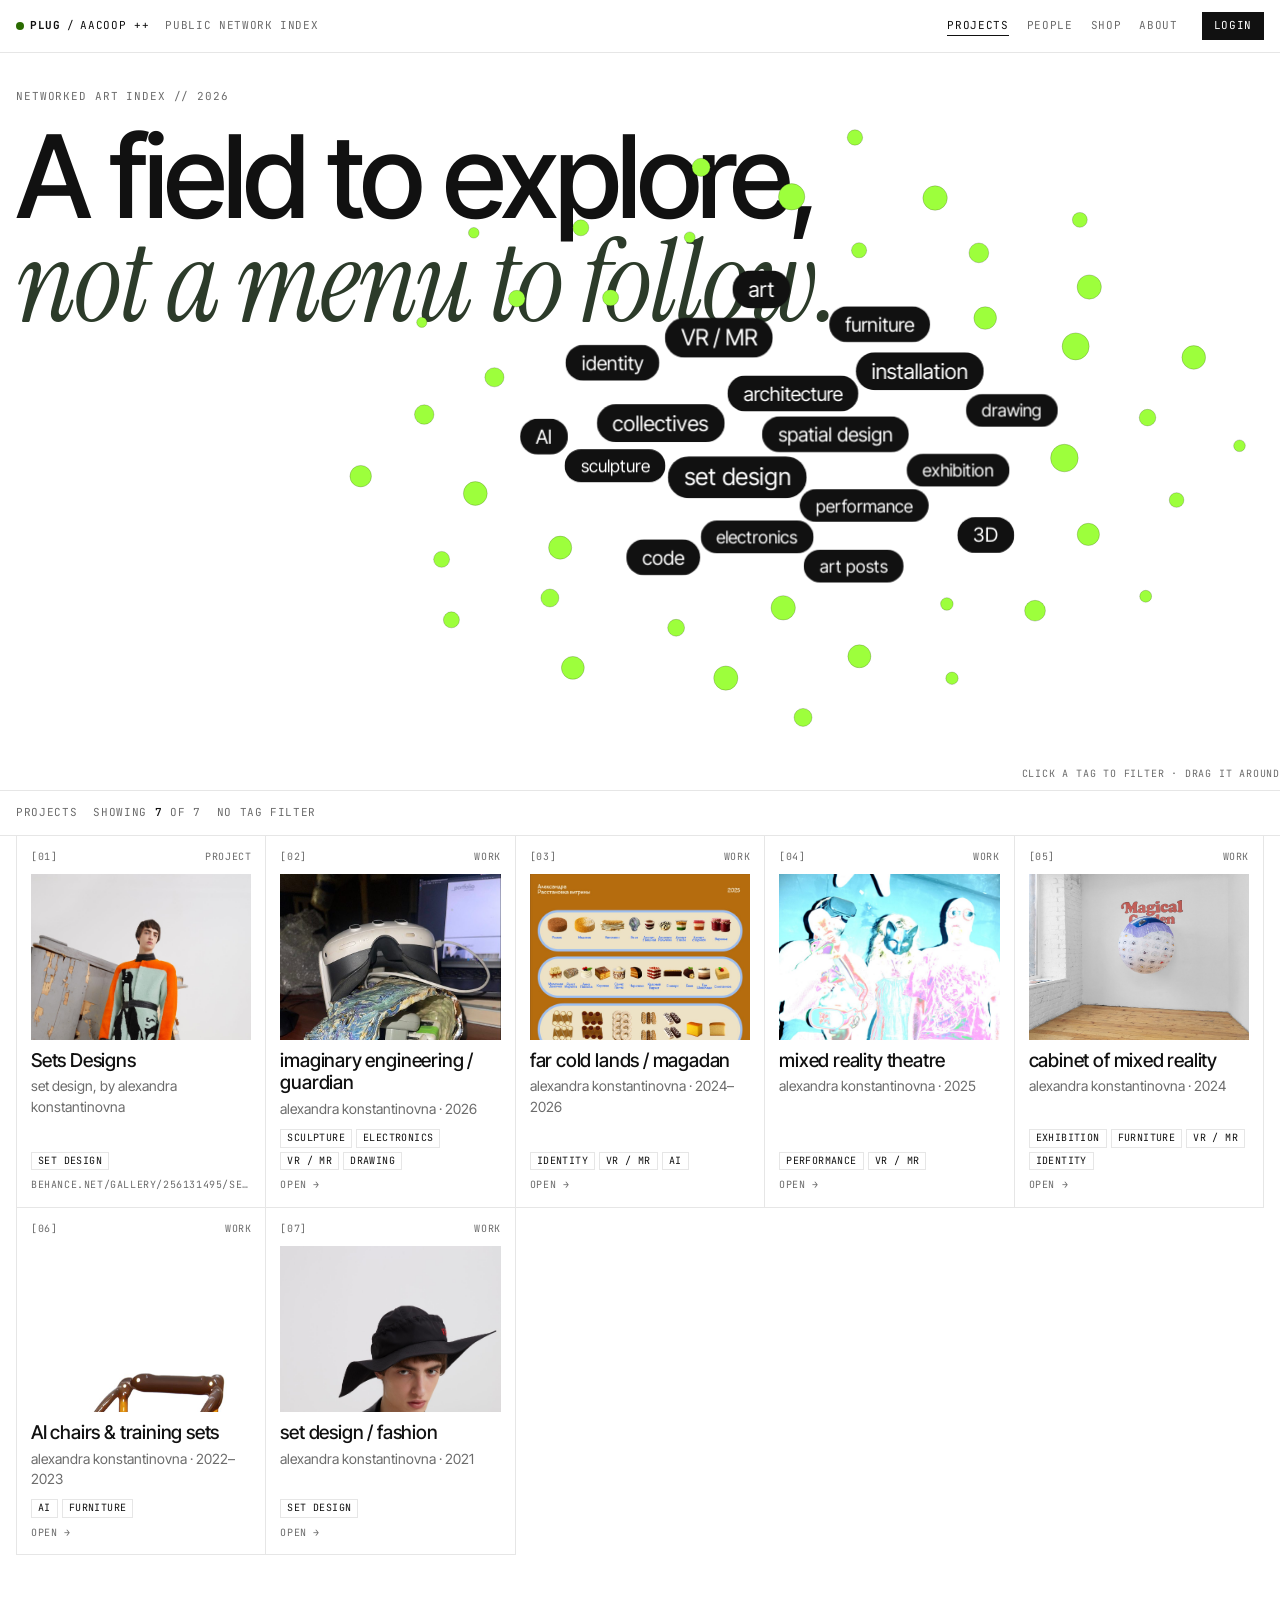
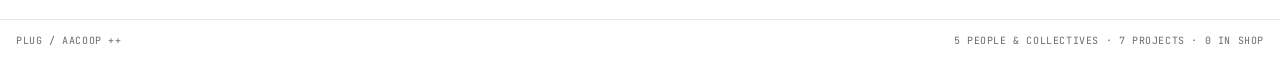
<file: index.html>
<!doctype html>
<html lang="en">
<head>
<meta charset="utf-8">
<meta name="viewport" content="width=device-width, initial-scale=1, viewport-fit=cover">
<title>PLUG</title>
<link rel="preconnect" href="https://fonts.googleapis.com">
<link rel="stylesheet" href="https://fonts.googleapis.com/css2?family=Inter+Tight:wght@400;500;700&family=Instrument+Serif:ital@1&family=JetBrains+Mono:wght@400;500&display=swap">
<link rel="stylesheet" href="app/home.css">
</head>
<body>
<header class="bar">
  <a class="brand" href="#"><i aria-hidden="true"></i><b id="b-title">PLUG</b> / <span id="b-by">aacoop ++</span><span class="sub">public network index</span></a>
  <nav class="tabs" aria-label="sections">
    <a href="#projects" data-v="projects">projects</a><a href="#people" data-v="people">people</a><a href="#shop" data-v="shop">shop</a><a href="#about" data-v="about">about</a>
  </nav>
  <button type="button" class="login" id="login">login</button>
</header>
<section class="hero" aria-label="tags">
  <div class="hero-text"><p class="eyebrow" id="eyebrow"></p><h1 class="hl"><span id="hl1"></span><em id="hl2"></em></h1></div>
  <div class="pit" id="pit"><canvas id="balls" aria-hidden="true"></canvas><div class="pills" id="pills" role="group" aria-label="filter by field"></div>
    <p class="pit-hint">click a tag to filter · drag it around</p></div>
</section>
<div class="filterline" id="filterline"></div>
<main id="main" class="main"><p class="muted">loading…</p></main>
<footer class="foot" id="foot"></footer>
<div class="toast" id="toast" hidden role="status"></div>
<script src="app/config.js"></script>
<script src="app/gh.js"></script>
<script src="app/pit.js"></script>
<script src="app/home.js"></script>
</body>
</html>
</file>
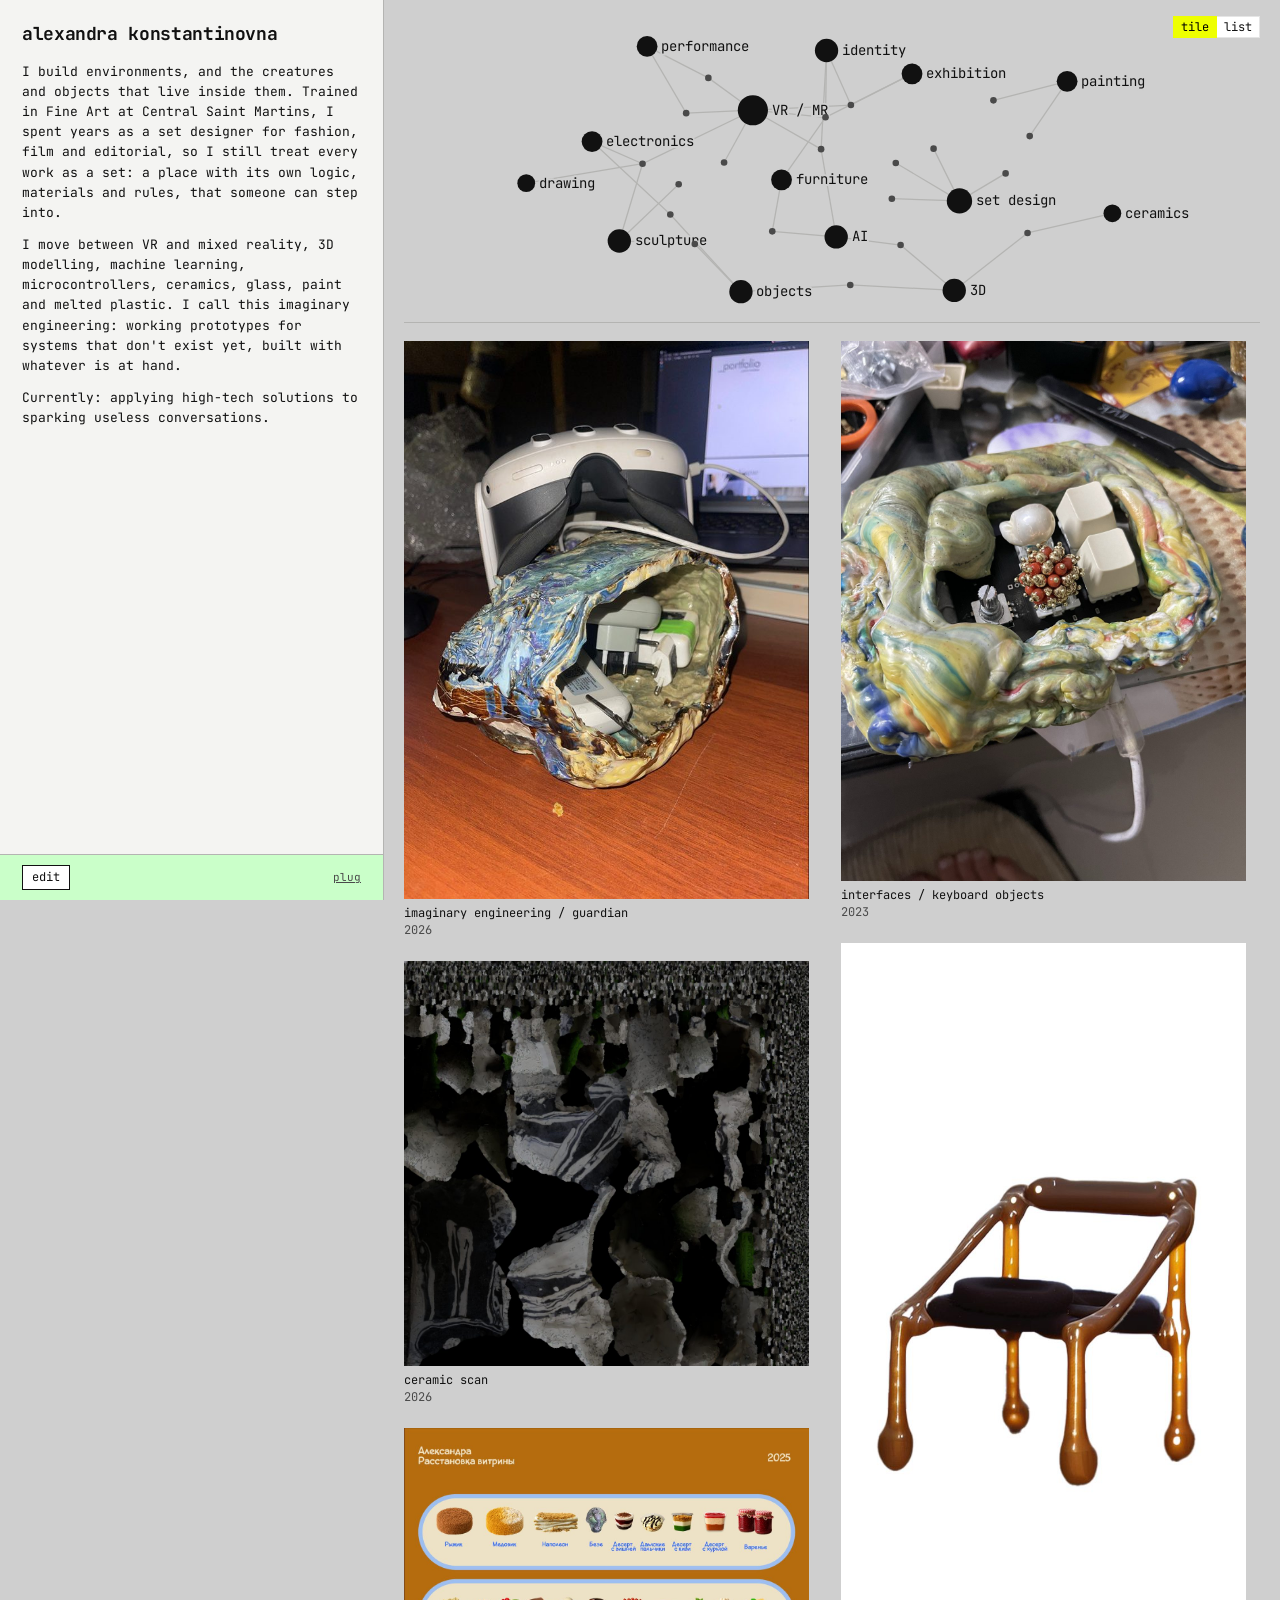
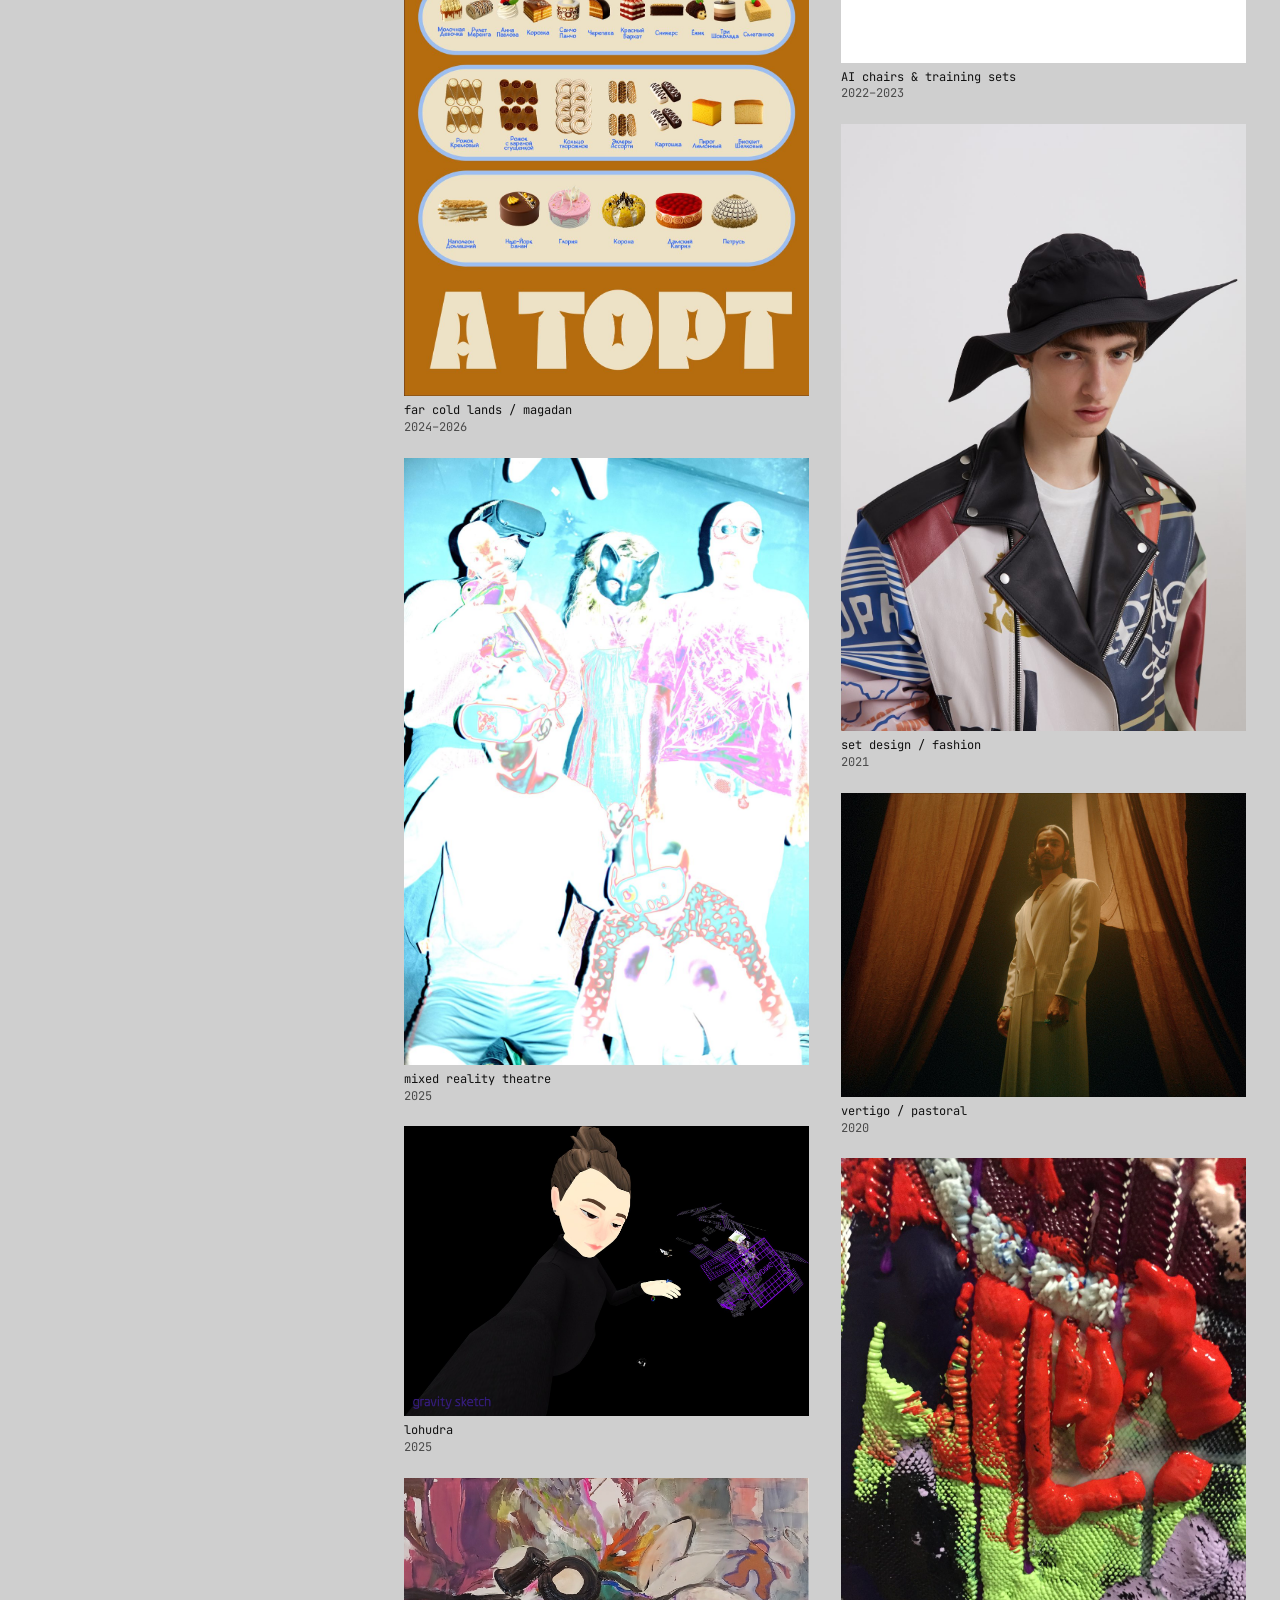
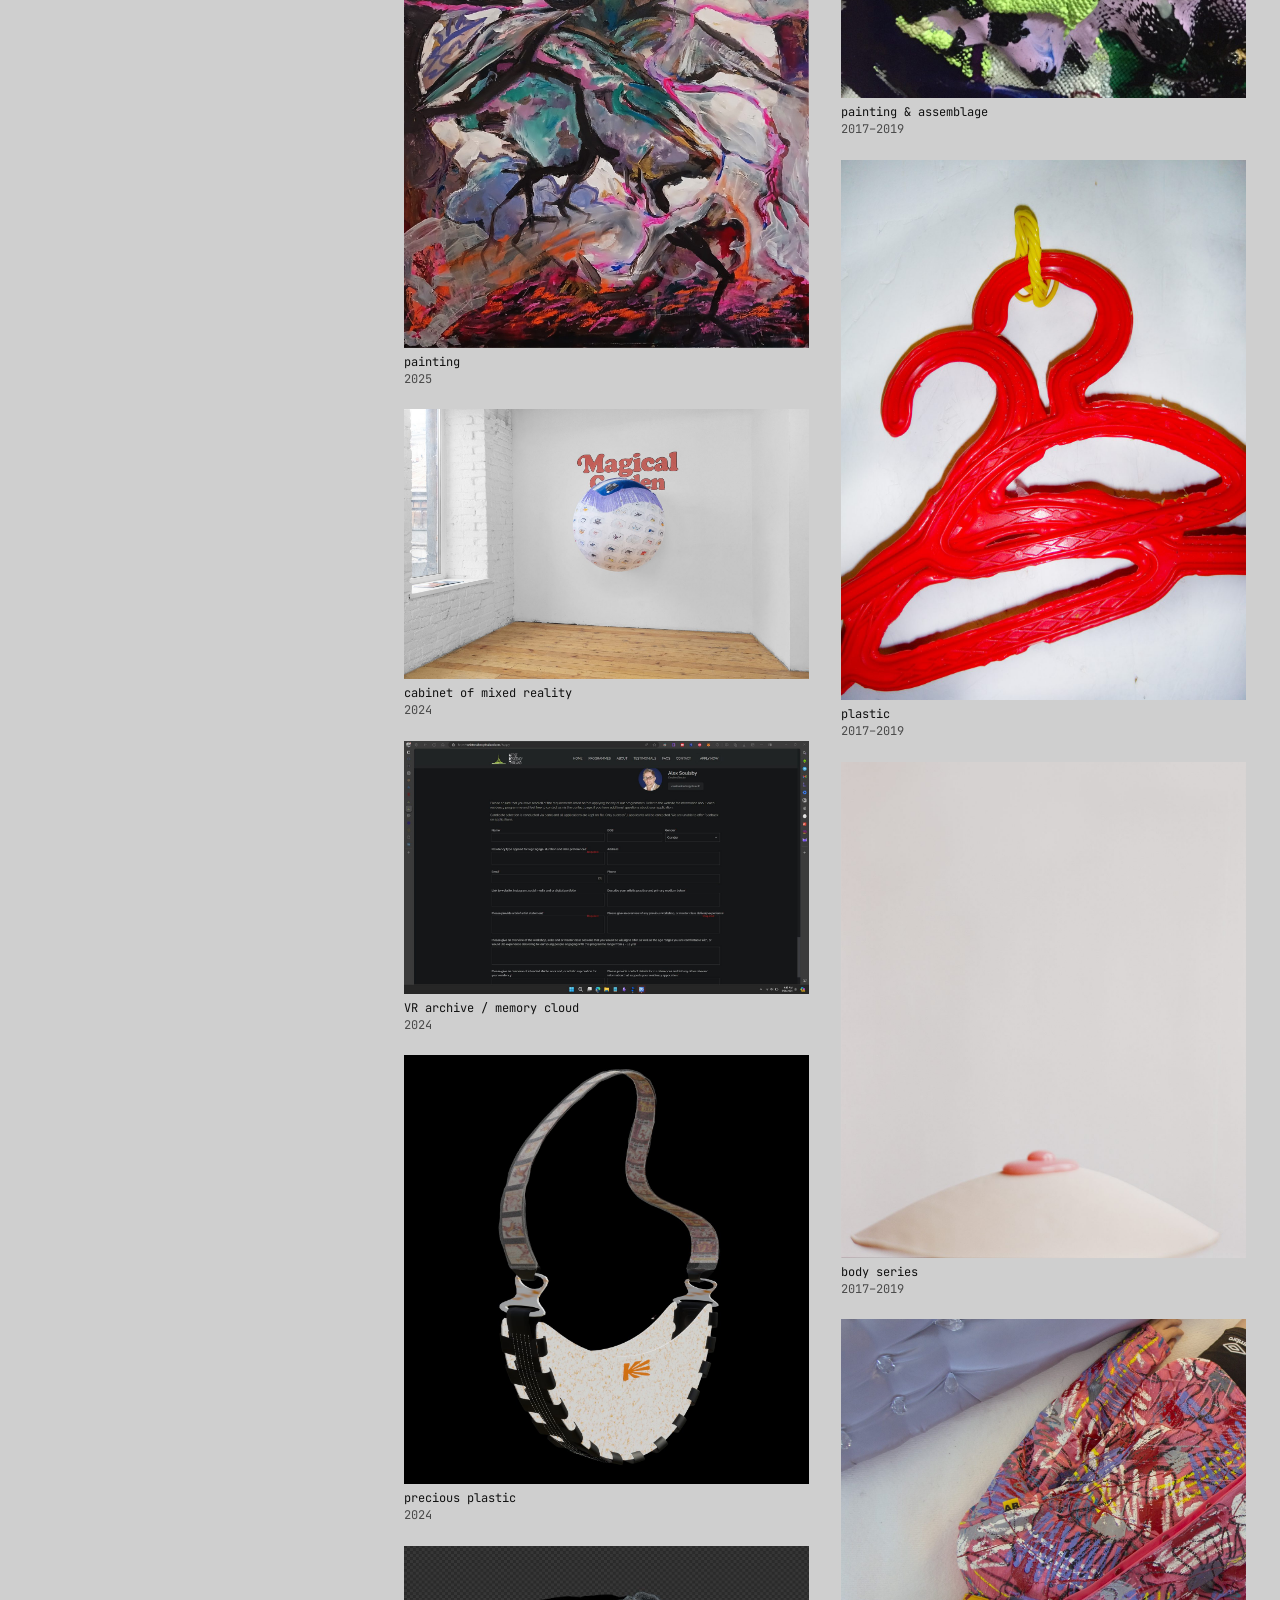
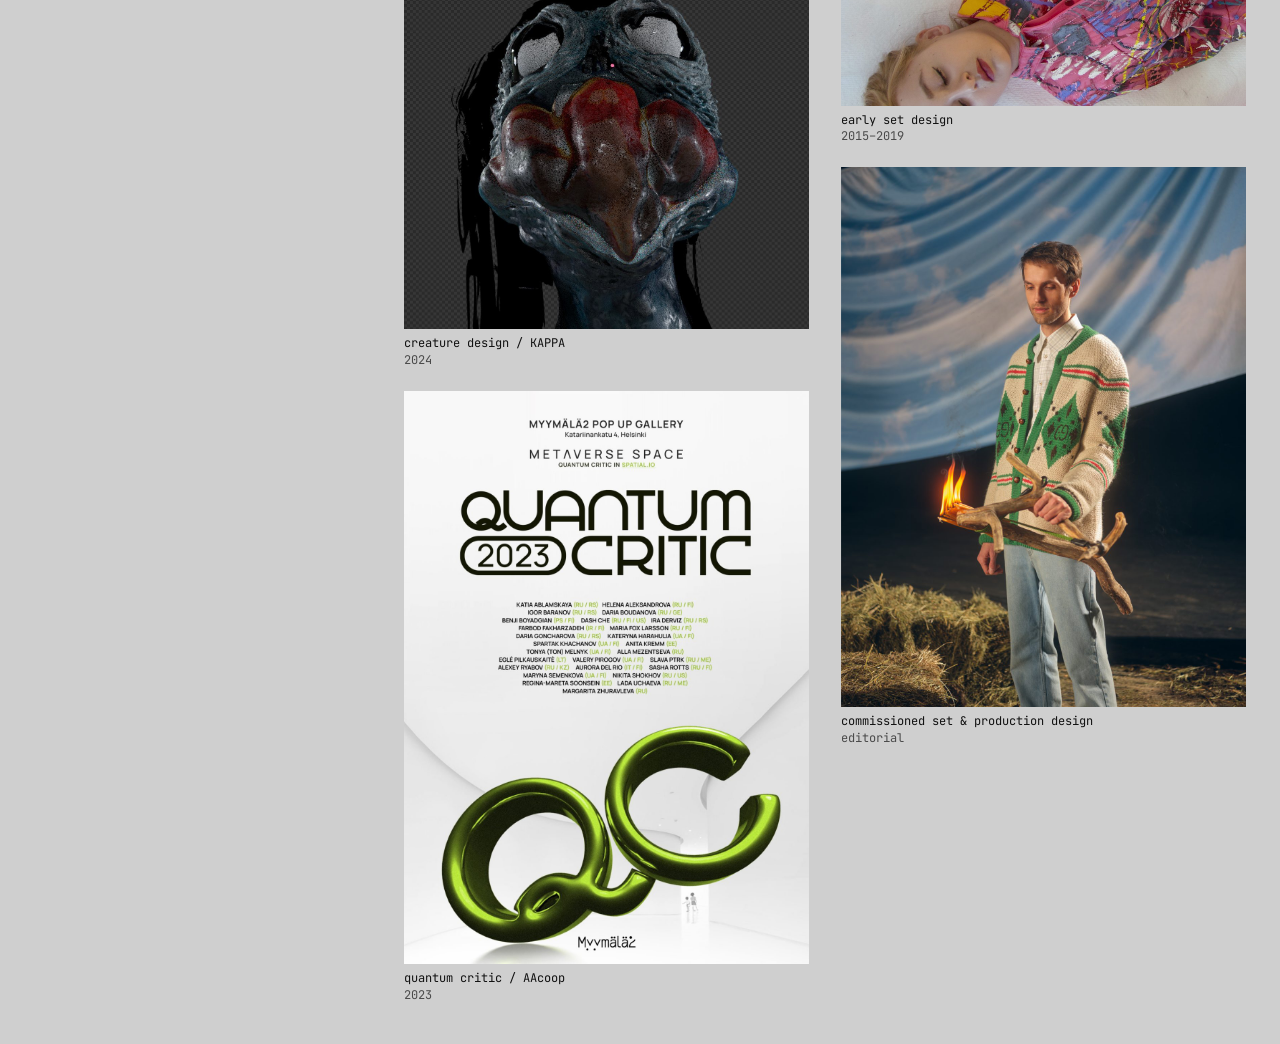
<file: a/alexandra-konstantinovna/index.html>
<!doctype html>
<html lang="en">
<head>
<meta charset="utf-8">
<meta name="viewport" content="width=device-width, initial-scale=1, viewport-fit=cover">
<title>alexandra konstantinovna</title>
<link rel="preconnect" href="https://fonts.googleapis.com">
<link rel="stylesheet" href="https://fonts.googleapis.com/css2?family=JetBrains+Mono:ital,wght@0,400;0,700;1,400&display=swap">
<link rel="stylesheet" href="../../app/style.css">
</head>
<body>
<div class="app">
  <aside class="side" aria-label="about">
    <div class="side-scroll" id="side"><p class="hint">loading works…</p></div>
    <div class="editbar" id="editbar" hidden></div>
  </aside>
  <main class="wall" id="wall"></main>
</div>
<div class="lb" id="lb" hidden role="dialog" aria-modal="true" aria-label="image viewer">
  <div class="lb-bar"><button type="button" id="lb-close">close</button></div>
  <img id="lb-img" alt=""><video id="lb-vid" muted loop playsinline autoplay hidden></video>
</div>
<div class="toast" id="toast" hidden role="status"></div>
<script>window.SITE = { slug: "alexandra-konstantinovna" };</script>
<script src="../../app/config.js"></script>
<script src="../../app/gh.js"></script>
<script src="../../app/site.js"></script>
</body>
</html>
</file>
<file: app/home.css>
/* PLUG: white index. Thin top bar, a hero where tag pills fall into a pit of lime balls, then a strict card grid. */
:root { --bg: #ffffff; --ink: #111111; --muted: #6b6b6b; --line: #e6e6e6; --soft: #f4f4f4; --lime: #9dff3c; --lime-ink: #2a6b00; --danger: #b3261e;
  --sans: "Inter Tight", "Helvetica Neue", Helvetica, Arial, system-ui, sans-serif; --serif: "Instrument Serif", Georgia, serif; --mono: "JetBrains Mono", ui-monospace, Menlo, monospace; }
* { box-sizing: border-box; }
[hidden] { display: none !important; }
html { background: var(--bg); }
body { margin: 0; background: var(--bg); color: var(--ink); font-family: var(--sans); font-size: 15px; line-height: 1.45; }
a { color: inherit; }
button, input, textarea, select { font: inherit; color: inherit; }
:focus-visible { outline: 2px solid var(--ink); outline-offset: 3px; }
.muted { color: var(--muted); }
.wrap, .bar, .hero, .main, .filterline, .foot { padding-left: max(16px, env(safe-area-inset-left, 0px)); padding-right: max(16px, env(safe-area-inset-right, 0px)); }

/* top bar */
.bar { position: sticky; top: env(safe-area-inset-top, 0px); z-index: 10; display: flex; flex-wrap: wrap; align-items: center; gap: 10px 24px; padding-block: 12px; background: rgba(255,255,255,.92); backdrop-filter: blur(6px); border-bottom: 1px solid var(--line);
  font-family: var(--mono); font-size: 11px; text-transform: uppercase; letter-spacing: .06em; }
body::before { content: ""; position: fixed; inset: 0 0 auto; height: env(safe-area-inset-top, 0px); z-index: 11; background: var(--bg); }
.brand { text-decoration: none; display: flex; align-items: center; gap: 6px; }
.brand i { width: 8px; height: 8px; border-radius: 50%; background: var(--lime-ink); }
.brand .sub { color: var(--muted); margin-left: 10px; }
.tabs { display: flex; gap: 18px; margin-left: auto; }
.tabs a { text-decoration: none; color: var(--muted); padding: 2px 0; }
.tabs a[aria-current="page"] { color: var(--ink); border-bottom: 1px solid var(--ink); }
.tabs a:hover { color: var(--ink); }
.login { background: var(--ink); color: #fff; border: 0; padding: 6px 12px; cursor: pointer; font: inherit; text-transform: uppercase; letter-spacing: .06em; }
.login:hover { background: var(--lime); color: var(--ink); }
.login.in { background: var(--lime); color: var(--ink); }

/* hero: text left, ball pit behind and right */
.hero { position: relative; min-height: clamp(520px, 82vh, 780px); padding-block: 0; border-bottom: 1px solid var(--line); overflow: hidden; }
.hero-text { position: relative; z-index: 1; pointer-events: none; padding-block: 36px 0; max-width: 900px; }
.eyebrow { margin: 0 0 18px; font-family: var(--mono); font-size: 11px; text-transform: uppercase; letter-spacing: .08em; color: var(--muted); }
.hl { margin: 0; font-weight: 500; font-size: clamp(44px, 9vw, 140px); line-height: .92; letter-spacing: -0.035em; text-wrap: balance; }
.hl em { display: block; font-family: var(--serif); font-style: italic; font-weight: 400; letter-spacing: -0.02em; color: #2c3b2a; }
.pit { position: absolute; inset: 0; z-index: 2; touch-action: pan-y; }
.pit canvas { position: absolute; inset: 0; width: 100%; height: 100%; display: block; }
.pills { position: absolute; inset: 0; }
.pill { position: absolute; left: 0; top: 0; height: 34px; padding: 0 16px; border-radius: 17px; background: var(--ink); color: #fff; border: 0; font-family: var(--sans); font-size: 15px; white-space: nowrap; cursor: grab; touch-action: none; user-select: none; will-change: transform; display: flex; align-items: center; }
.pill.on { background: var(--lime); color: var(--ink); box-shadow: 0 0 0 2px var(--ink) inset; }
.pill.drag { cursor: grabbing; }
.pit-hint { position: absolute; right: 0; bottom: 8px; margin: 0; padding-right: inherit; font-family: var(--mono); font-size: 10px; text-transform: uppercase; letter-spacing: .08em; color: var(--muted); pointer-events: none; }
@media (max-width: 640px) { .hero { min-height: 560px; } .bar .sub { display: none; } }

.filterline { font-family: var(--mono); font-size: 11px; text-transform: uppercase; letter-spacing: .06em; color: var(--muted); padding-block: 14px; display: flex; flex-wrap: wrap; gap: 8px 16px; align-items: center; border-bottom: 1px solid var(--line); }
.filterline b { color: var(--ink); font-weight: 500; }
.filterline button { background: none; border: 0; padding: 0; cursor: pointer; text-decoration: underline; text-underline-offset: 3px; font: inherit; color: var(--ink); }

/* grid: fuse-style columns with hairlines */
.main { padding-block: 0 64px; }
.grid { display: grid; grid-template-columns: repeat(auto-fill, minmax(240px, 1fr)); border-left: 1px solid var(--line); }
.card { display: grid; grid-template-rows: auto auto 1fr auto; gap: 10px; padding: 14px; border-right: 1px solid var(--line); border-bottom: 1px solid var(--line); text-decoration: none; min-width: 0; }
.card .meta { display: flex; justify-content: space-between; gap: 8px; font-family: var(--mono); font-size: 10px; text-transform: uppercase; letter-spacing: .06em; color: var(--muted); }
.card .pic { aspect-ratio: 4 / 3; background: var(--soft); overflow: hidden; display: grid; place-items: center; }
.card .pic img, .card .pic video { width: 100%; height: 100%; object-fit: cover; display: block; transition: transform .4s; }
.card:hover .pic img, .card:hover .pic video { transform: scale(1.03); }
.card .ball { width: 38%; aspect-ratio: 1; border-radius: 50%; background: var(--lime); display: grid; place-items: center; font-size: clamp(22px, 3vw, 34px); font-weight: 500; color: var(--ink); }
.card .t { font-size: 19px; line-height: 1.15; letter-spacing: -0.01em; font-weight: 500; }
.card:hover .t { text-decoration: underline; text-underline-offset: 3px; }
.card .l { font-size: 14px; color: var(--muted); margin-top: 4px; }
.card .tg { display: flex; flex-wrap: wrap; gap: 4px; }
.card .tg span { font-family: var(--mono); font-size: 10px; text-transform: uppercase; letter-spacing: .04em; border: 1px solid var(--line); padding: 1px 6px; }
.card .go { font-family: var(--mono); font-size: 10px; color: var(--muted); text-transform: uppercase; letter-spacing: .06em; overflow: hidden; text-overflow: ellipsis; white-space: nowrap; }
.card .extra { display: flex; gap: 10px; font-family: var(--mono); font-size: 10px; text-transform: uppercase; }
.card .extra a { color: var(--muted); }
.empty { color: var(--muted); padding: 30px 0; }
.about { max-width: 60ch; font-size: clamp(20px, 2.4vw, 30px); line-height: 1.3; letter-spacing: -0.01em; white-space: pre-line; padding-block: 32px; }
.foot { border-top: 1px solid var(--line); padding-block: 14px max(14px, env(safe-area-inset-bottom, 0px)); font-family: var(--mono); font-size: 10px; text-transform: uppercase; letter-spacing: .06em; color: var(--muted); display: flex; justify-content: space-between; gap: 12px; flex-wrap: wrap; }

/* edit */
.ed { margin-top: 32px; padding-top: 20px; border-top: 1px solid var(--ink); display: grid; gap: 14px; max-width: 980px; }
.ed h2 { font-family: var(--mono); font-size: 11px; font-weight: 400; text-transform: uppercase; letter-spacing: .06em; color: var(--muted); margin: 0; }
.row { display: grid; grid-template-columns: 64px minmax(0, 1fr) minmax(0, 1fr) auto; gap: 8px; align-items: start; padding: 10px 0; border-bottom: 1px solid var(--line); }
.row .thumb { width: 64px; height: 64px; background: var(--soft); object-fit: cover; display: block; }
.fld { display: grid; gap: 2px; font-size: 11px; color: var(--muted); }
.fld input, .fld textarea, .fld select { border: 1px solid var(--line); background: #fff; padding: 5px 7px; font-size: 14px; color: var(--ink); width: 100%; }
.fld textarea { min-height: 6em; }
.stack { display: grid; gap: 6px; min-width: 0; }
.btns { display: flex; flex-wrap: wrap; gap: 6px; }
.btn { background: #fff; border: 1px solid var(--ink); padding: 3px 10px; cursor: pointer; font-size: 13px; text-decoration: none; }
.btn:hover { background: var(--lime); }
.btn.primary { background: var(--ink); color: #fff; }
.btn.danger { border-color: var(--danger); color: var(--danger); }
.btn[disabled] { opacity: .4; cursor: default; }
.savebar { position: sticky; bottom: 0; background: var(--bg); border-top: 1px solid var(--line); padding: 10px 0 max(10px, env(safe-area-inset-bottom, 0px)); display: flex; gap: 8px; align-items: center; }
.savebar .st { margin-left: auto; font-size: 12px; color: var(--muted); }
@media (max-width: 700px) { .row { grid-template-columns: 56px minmax(0, 1fr); } .row > :nth-child(3), .row > :nth-child(4) { grid-column: 2; } }

.ghdlg { position: fixed; inset: 0; z-index: 40; background: rgba(0,0,0,.35); display: grid; place-items: center; padding: 16px; }
.ghbox { background: #fff; border: 1px solid var(--line); padding: 20px; max-width: 460px; width: 100%; display: grid; gap: 10px; }
.ghbox h2 { margin: 0; font-size: 18px; font-weight: 500; }
.ghbox p { margin: 0; font-size: 13px; }
.ghbox label { display: grid; gap: 2px; font-size: 11px; color: var(--muted); }
.ghbox input { border: 1px solid var(--line); padding: 6px 8px; }
.gherr { color: var(--danger); }
.ghbtns { display: flex; justify-content: flex-end; gap: 6px; }
.toast { position: fixed; left: 50%; transform: translateX(-50%); bottom: max(16px, env(safe-area-inset-bottom, 0px)); background: #111; color: #fff; padding: 6px 12px; font-size: 13px; z-index: 50; }

.card .buy { justify-self: start; background: var(--ink); color: #fff; text-decoration: none; padding: 4px 10px; font-family: var(--mono); font-size: 11px; text-transform: uppercase; letter-spacing: .06em; position: relative; z-index: 1; }
.card .buy:hover { background: var(--lime); color: var(--ink); }
</file>
<file: app/style.css>
/* Layout: one page, two panes. Left: bio, or a work's facts (forms in edit mode). Right: a tag map like Obsidian's graph, then the tile wall; a work opens as a free canvas where blocks overlap. Field System, bench (grey) theme with a field (black) dark theme. */
:root {
  --field: #cfcfcf; --panel: #f4f4f2; --ink: #111111; --ink-muted: #4a4a4a; --line: #b4b4b2;
  --signal: #eeff00; --on-signal: #000000; --lichen: #caffc9; --lichen-ink: #1f4d00; --moss: #43b500; --danger: #b3261e;
  --font-mono: "Cascadia Code", "Cascadia Mono", "JetBrains Mono", ui-monospace, SFMono-Regular, Menlo, monospace;
  --tab: 14px; --side-w: clamp(280px, 30vw, 400px);
}
@media (prefers-color-scheme: dark) { :root:not([data-theme="light"]) { --field: #000000; --panel: #121412; --ink: #e6e6e6; --ink-muted: #9a9a9a; --line: #2a2d2a; --danger: #ff8a80; color-scheme: dark; } }
:root[data-theme="dark"] { --field: #000000; --panel: #121412; --ink: #e6e6e6; --ink-muted: #9a9a9a; --line: #2a2d2a; --danger: #ff8a80; color-scheme: dark; }
* { box-sizing: border-box; }
[hidden] { display: none !important; }
body { margin: 0; background: var(--field); color: var(--ink); font-family: var(--font-mono); font-size: 13px; line-height: 1.55; }
a { color: inherit; }
img, video { display: block; max-width: 100%; }
button, input, textarea, select { font: inherit; color: inherit; }
:focus-visible { outline: 2px solid var(--moss); outline-offset: 2px; }
.app { display: grid; grid-template-columns: var(--side-w) minmax(0, 1fr); min-height: 100vh; }

.side { position: sticky; top: 0; height: 100vh; height: 100dvh; background: var(--panel); border-right: 1px solid var(--line); padding-left: max(0px, env(safe-area-inset-left, 0px)); }
.side-scroll { height: 100%; overflow-y: auto; padding: max(20px, env(safe-area-inset-top, 0px)) 22px 90px; }
.name { margin: 0 0 14px; font-size: 18px; font-weight: 700; letter-spacing: -0.02em; }
.name a { text-decoration: none; }
.bio p { margin: 0 0 12px; max-width: 46ch; white-space: pre-line; }
.linkbtn { background: none; border: 0; padding: 0; cursor: pointer; text-decoration: underline; text-underline-offset: 3px; }
.back { background: none; border: 0; padding: 0; cursor: pointer; color: var(--ink-muted); margin-bottom: 16px; }
.back:hover { color: var(--ink); }
.facts { display: grid; gap: 16px; }
.k { display: block; font-size: 11px; color: var(--ink-muted); margin-bottom: 2px; }
.facts .title { font-size: 18px; line-height: 1.25; font-weight: 700; letter-spacing: -0.02em; margin: 0; }
.ty { display: grid; grid-template-columns: auto 1fr; gap: 0 16px; align-items: baseline; }
.spec { display: grid; gap: 2px; margin: 0; }
.spec div { display: grid; grid-template-columns: 11ch minmax(0, 1fr); gap: 8px; }
.spec dt { color: var(--ink-muted); } .spec dd { margin: 0; }
.prov { display: inline-block; padding: 0 6px; background: var(--lichen); color: var(--lichen-ink); }
.prov.ai { background: var(--signal); color: var(--on-signal); }
.prov.mix { background: linear-gradient(90deg, var(--lichen) 50%, var(--signal) 50%); color: var(--on-signal); }
.tagline { display: flex; flex-wrap: wrap; gap: 4px; }
.chip { background: #ffffff; color: #111111; border: 1px solid rgba(0,0,0,0.1); padding: 0 7px; cursor: pointer; font-size: 12px; line-height: 1.7; }
.chip[aria-pressed="true"] { background: var(--signal); color: var(--on-signal); border-color: transparent; }
.chip:hover { border-color: #111111; }
.pager { display: flex; justify-content: space-between; gap: 12px; border-top: 1px solid var(--line); padding-top: 12px; }
.pager button { background: none; border: 0; padding: 0; cursor: pointer; text-align: left; max-width: 48%; }
.pager button:hover { text-decoration: underline; }
.pager small { display: block; color: var(--ink-muted); }

.editbar { position: absolute; left: 0; right: 0; bottom: 0; display: flex; flex-wrap: wrap; gap: 6px; align-items: center; padding: 10px 22px max(10px, env(safe-area-inset-bottom, 0px)); background: var(--lichen); color: var(--lichen-ink); border-top: 1px solid var(--line); }
.btn { background: #ffffff; color: #111111; border: 1px solid #111111; padding: 2px 9px; cursor: pointer; font-size: 12px; }
.btn:hover { background: var(--signal); }
.btn.primary { background: #111111; color: #ffffff; }
.btn.primary:hover { background: var(--signal); color: #000000; }
.btn.danger { border-color: var(--danger); color: var(--danger); }
.btn[disabled] { opacity: .45; cursor: default; }
.status { font-size: 11px; margin-left: auto; }

.form { display: grid; gap: 12px; }
.form label { display: grid; gap: 2px; font-size: 11px; color: var(--ink-muted); }
.form input, .form textarea, .form select { background: var(--field); border: 1px solid var(--line); padding: 5px 7px; color: var(--ink); font-size: 13px; width: 100%; }
.form textarea { min-height: 7em; resize: vertical; }
.row2 { display: grid; grid-template-columns: 1fr 1fr; gap: 8px; }
.layers { display: grid; gap: 2px; max-height: 260px; overflow: auto; border: 1px solid var(--line); padding: 4px; }
.layer { display: grid; grid-template-columns: minmax(0,1fr) auto auto; gap: 4px; align-items: center; font-size: 12px; padding: 2px 4px; cursor: pointer; }
.layer.sel { background: var(--signal); color: #000; }
.layer span { overflow: hidden; text-overflow: ellipsis; white-space: nowrap; }
.layer button { background: none; border: 1px solid var(--line); padding: 0 5px; cursor: pointer; font-size: 11px; }
.hint { font-size: 11px; color: var(--ink-muted); margin: 0; }

.wall { padding: max(16px, env(safe-area-inset-top, 0px)) max(20px, env(safe-area-inset-right, 0px)) 40px 20px; min-width: 0; }
.graphwrap { position: relative; margin: 0 0 18px; border-bottom: 1px solid var(--line); }
.graphwrap svg { display: block; width: 100%; height: clamp(220px, 34vh, 380px); cursor: grab; touch-action: none; }
.graphwrap svg.drag { cursor: grabbing; }
.g-link { stroke: var(--line); stroke-width: 1; }
.g-link.hl { stroke: var(--moss); }
.g-tag circle { fill: var(--ink); }
.g-tag text { fill: var(--ink); font-size: 11px; font-family: var(--font-mono); paint-order: stroke; stroke: var(--field); stroke-width: 3px; }
.g-tag.on circle { fill: var(--signal); stroke: var(--ink); stroke-width: 1; }
.g-tag.dim, .g-work.dim { opacity: .25; }
.g-work circle { fill: var(--ink-muted); }
.g-work.hl circle { fill: var(--moss); }
.g-tag, .g-work { cursor: pointer; }
.gtip { position: absolute; pointer-events: none; background: var(--panel); border: 1px solid var(--line); padding: 1px 6px; font-size: 11px; white-space: nowrap; }
.gbar { position: absolute; right: 0; top: 0; display: flex; }
.gbar .chip + .chip { border-left: 0; }
.filterline { font-size: 12px; color: var(--ink-muted); margin: -8px 0 14px; }

.tiles { columns: 2 260px; column-gap: 18px; }
@media (min-width: 1500px) { .tiles { columns: 3 260px; } }
.tile { break-inside: avoid; margin: 0 0 22px; display: grid; grid-template-columns: minmax(0, 1fr) var(--tab); cursor: pointer; background: none; border: 0; padding: 0; text-align: left; width: 100%; }
.tile .pic { grid-column: 1; background: var(--panel); min-height: 60px; }
.tile .pic img, .tile .pic video { width: 100%; }
.tile .edge { grid-column: 2; grid-row: 1; background: var(--lichen); }
.tile .edge.ai { background: var(--signal); }
.tile .edge.mix { background: linear-gradient(var(--lichen) 50%, var(--signal) 50%); }
.tile .cap { grid-column: 1 / -1; padding-top: 6px; font-size: 12px; line-height: 1.4; }
.tile .cap .y { display: block; color: var(--ink-muted); }
.tile:hover .cap .t { background: var(--signal); color: var(--on-signal); }
.rows { border-top: 1px solid var(--line); }
.rowi { display: grid; grid-template-columns: 9ch minmax(0, 1fr) auto; gap: 16px; align-items: baseline; width: 100%; background: none; border: 0; border-bottom: 1px solid var(--line); padding: 9px 0; text-align: left; cursor: pointer; }
.rowi .y, .rowi .tg { color: var(--ink-muted); } .rowi .tg { font-size: 12px; text-align: right; }
.rowi:hover .t { background: var(--signal); color: var(--on-signal); }
@media (max-width: 640px) { .rowi { grid-template-columns: 9ch minmax(0, 1fr); } .rowi .tg { display: none; } }
.empty { color: var(--ink-muted); padding: 40px 0; }

.canvas { position: relative; container-type: inline-size; width: 100%; min-height: 320px; }
.blk { position: absolute; left: calc(var(--x) * 1cqw); top: calc(var(--y) * 1cqw); width: calc(var(--w) * 1cqw); transform: rotate(calc(var(--r) * 1deg)); }
.blk img, .blk video { width: 100%; cursor: zoom-in; }
.blk.text { font-size: clamp(11px, calc(var(--fs) * 1cqw), 40px); line-height: 1.45; white-space: pre-line; overflow-wrap: anywhere; }
.blk.text.note { background: var(--lichen); color: var(--lichen-ink); padding: .7em .9em; }
.blk.text.plain { color: var(--ink); }
.blk.text.label { background: var(--signal); color: #000; padding: .15em .4em; font-weight: 700; }
.blk.text.panel { background: var(--panel); color: var(--ink); padding: .7em .9em; border: 1px solid var(--line); }
.editing .blk { cursor: move; touch-action: none; }
.editing .blk img, .editing .blk video { cursor: move; pointer-events: none; }
.editing .blk:hover { outline: 1px dashed var(--ink-muted); }
.editing .blk.sel { outline: 2px solid var(--moss); }
.handle { position: absolute; right: -7px; bottom: -7px; width: 14px; height: 14px; background: var(--signal); border: 1px solid #000; cursor: nwse-resize; touch-action: none; }
.drop { border: 1px dashed var(--ink-muted); color: var(--ink-muted); padding: 14px; text-align: center; margin-top: 16px; font-size: 12px; }
.drop.over { background: var(--signal); color: #000; }

.lb { position: fixed; inset: 0; z-index: 20; background: rgba(0,0,0,0.94); color: #e6e6e6; display: grid; grid-template-rows: auto minmax(0,1fr);
  padding: max(14px, env(safe-area-inset-top, 0px)) max(14px, env(safe-area-inset-right, 0px)) max(14px, env(safe-area-inset-bottom, 0px)) max(14px, env(safe-area-inset-left, 0px)); }
.lb-bar { display: flex; justify-content: flex-end; }
.lb-bar button { background: none; border: 0; color: #e6e6e6; cursor: pointer; padding: 4px 8px; }
.lb-bar button:hover { background: var(--signal); color: #000; }
.lb img, .lb video { grid-row: 2; grid-column: 1; margin: auto; max-width: 100%; max-height: 100%; object-fit: contain; }
.toast { position: fixed; left: 50%; transform: translateX(-50%); bottom: max(16px, env(safe-area-inset-bottom, 0px)); background: #111; color: #fff; padding: 6px 12px; font-size: 12px; z-index: 30; }

@media (max-width: 760px) {
  .app { grid-template-columns: 1fr; }
  .side { position: relative; height: auto; border-right: 0; border-bottom: 1px solid var(--line); padding-right: max(0px, env(safe-area-inset-right, 0px)); }
  .side-scroll { overflow: visible; padding-left: max(16px, env(safe-area-inset-left, 0px)); padding-right: max(16px, env(safe-area-inset-right, 0px)); padding-bottom: 20px; }
  .editbar { position: static; padding-left: max(16px, env(safe-area-inset-left, 0px)); }
  .wall { padding: 16px max(16px, env(safe-area-inset-right, 0px)) 32px max(16px, env(safe-area-inset-left, 0px)); }
  .tiles { columns: 2 140px; column-gap: 12px; }
}

/* works table (edit mode) */
.wtable { margin: 0 0 24px; border: 1px solid var(--line); background: var(--panel); }
.wt-head { display: flex; justify-content: space-between; align-items: center; gap: 8px; padding: 8px 10px; border-bottom: 1px solid var(--line); }
.wt-row { display: grid; grid-template-columns: auto 36px minmax(0, 1fr) 11ch auto auto auto; gap: 8px; align-items: center; padding: 5px 10px; border-bottom: 1px solid var(--line); }
.wt-row:last-child { border-bottom: 0; }
.wt-row.off { opacity: .5; }
.wt-row input:not([type]) { background: var(--field); border: 1px solid var(--line); padding: 3px 6px; color: var(--ink); width: 100%; min-width: 0; }
.wt-mv { display: flex; gap: 2px; }
.wt-mv button { background: none; border: 1px solid var(--line); padding: 0 5px; cursor: pointer; }
.wt-mv button[disabled] { opacity: .3; cursor: default; }
.wt-pic img { width: 36px; height: 28px; object-fit: cover; }
.wt-show { font-size: 12px; white-space: nowrap; display: flex; gap: 4px; align-items: center; }
@media (max-width: 760px) { .wt-row { grid-template-columns: auto minmax(0, 1fr) auto; } .wt-pic, .wt-year { display: none; } .wt-row .btn[data-open] { display: none; } }

/* sign-in dialog */
.ghdlg { position: fixed; inset: 0; z-index: 40; background: rgba(0,0,0,.5); display: grid; place-items: center; padding: 16px; }
.ghbox { background: var(--panel); color: var(--ink); border: 1px solid var(--line); padding: 18px 20px; max-width: 460px; width: 100%; display: grid; gap: 10px; }
.ghbox h2 { margin: 0; font-size: 16px; }
.ghbox p { margin: 0; font-size: 12px; }
.ghbox label { display: grid; gap: 2px; font-size: 11px; color: var(--ink-muted); }
.ghbox input { background: var(--field); border: 1px solid var(--line); padding: 6px 8px; color: var(--ink); }
.gherr { color: var(--danger); }
.ghbtns { display: flex; justify-content: flex-end; gap: 6px; }

.pub { display: grid; gap: 6px; border: 1px solid var(--line); padding: 8px; }
.pub .chk { display: flex; gap: 6px; align-items: center; font-size: 12px; color: var(--ink); }
</file>
